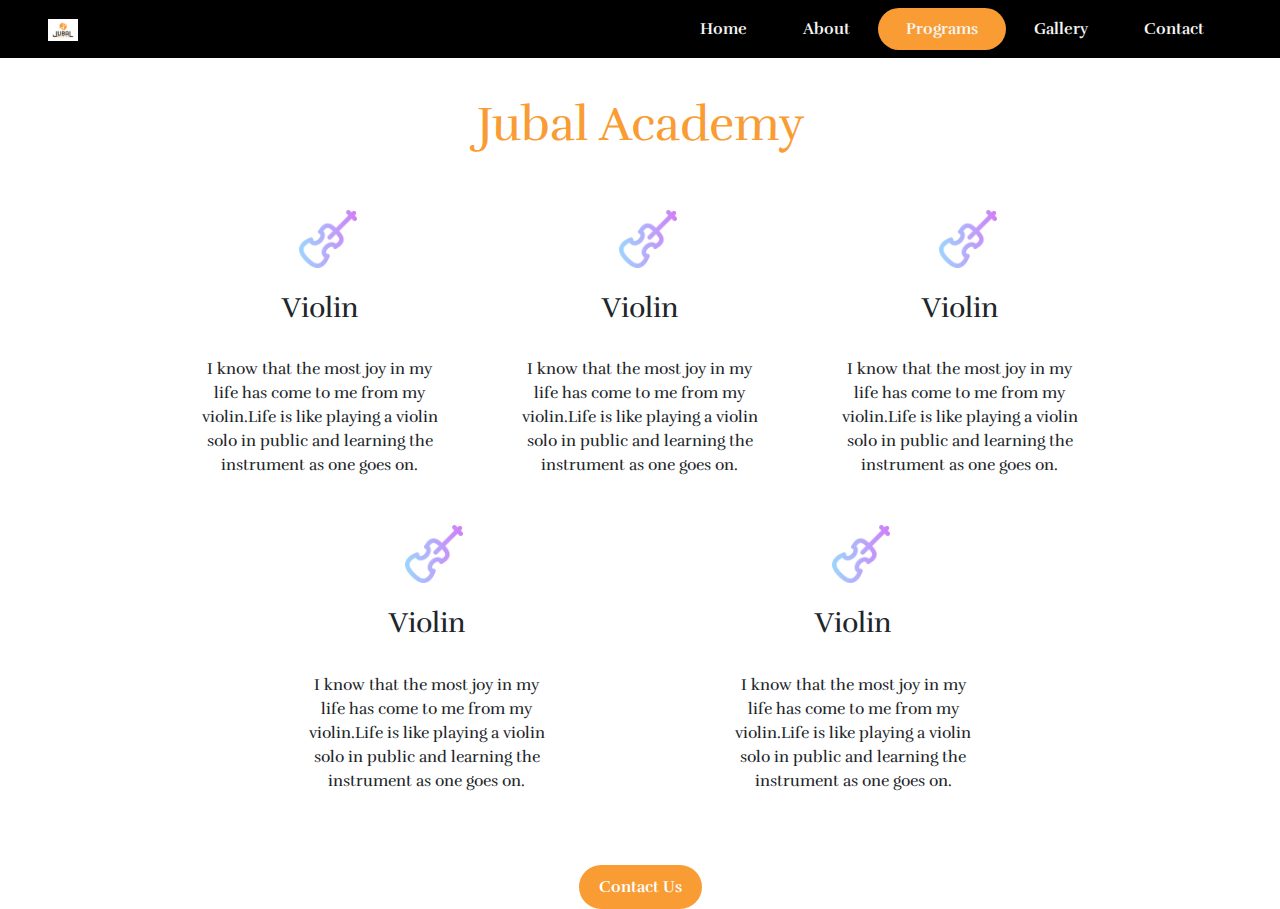
<file: jubalAcademy.html>
<!doctype html>
<html lang="en">
  <head>
    <!-- Required meta tags -->
    <meta charset="utf-8">
    <meta name="viewport" content="width=device-width, initial-scale=1, shrink-to-fit=no">
    <link rel="icon" href="Images/logo.png" type="image/icon type">

    <!--AOS Animation-->
    <link rel="stylesheet" href="https://unpkg.com/aos@next/dist/aos.css" />
    
    <link rel="stylesheet" href="style.css">


    <!-- Bootstrap CSS -->
    <link rel="stylesheet" href="https://maxcdn.bootstrapcdn.com/bootstrap/4.0.0/css/bootstrap.min.css" integrity="sha384-Gn5384xqQ1aoWXA+058RXPxPg6fy4IWvTNh0E263XmFcJlSAwiGgFAW/dAiS6JXm" crossorigin="anonymous">

    <title>Jubal Audio</title>
  </head>
  <body>

    <nav class="navbar navbar-expand-lg navbar-dark" id="navbar">
        <a class="navbar-brand" href="index.html"> 
        <img src="Images/logo.png" alt="Logo" style="background-color: white;" class="img-fluid nav-logo" width="5%">
        </a>
        <button class="navbar-toggler" type="button" data-toggle="collapse" data-target="#navbarNav" aria-controls="navbarNav" aria-expanded="false" aria-label="Toggle navigation">
        <span class="navbar-toggler-icon"></span>
        </button>
        <div class="collapse navbar-collapse justify-content-end" id="navbarNav">
        <ul class="navbar-nav">
            <li class="nav-item">
            <a class="nav-link" href="./index.html">Home</a>
            </li>
            <li class="nav-item">
            <a class="nav-link" href="./index.html#Welcome">About</a>
            </li>
            <li class="nav-item active">
            <a class="nav-link" href="./index.html#Our_programs">Programs <span class="sr-only">(current)</span> </a>
            </li>   
            <li class="nav-item">
            <a class="nav-link " href="#Gallery">Gallery</a>
            </li>
            <li class="nav-item">
            <a class="nav-link" href="#Contact">Contact</a>
            </li>

        </ul>
        </div>
    </nav>

    <br><br><br><br>

    <div class="container">
        <div class="row justify-content-center">
            <h1 class="audio-heading">
                Jubal Academy
            </h1>
        </div>
    </div>

    <br>
     
    <div class="container-fluid">
        <div class="row justify-content-center">
            

            <div class="col-md-3 card_shade_audio">
                <br>
                    <center>
                        <img src="Images/violin.png" alt="violin" width="20%" style="margin-left: 15px;">
                        <br><br>
                        <h3>Violin</h3>
                    <br>
                        <div class="row justify-content-start">
                            <div class="col-md-10 offset-md-1">
                                I know that the most joy in my life has come to me from my violin.Life is like playing a violin solo in public and learning the instrument as one goes on.
                            </div>    
                        </div>
                    </center>
                <br>
            </div>
           
            <div class="col-md-3 card_shade_audio">
                <br>
                <center>
                        <img src="Images/violin.png" alt="violin" width="20%" style="margin-left: 15px;">
                        <br><br>
                        <h3>Violin</h3>
                    <br>
                    <div class="row justify-content-start">
                        <div class="col-md-10 offset-md-1">
                            I know that the most joy in my life has come to me from my violin.Life is like playing a violin solo in public and learning the instrument as one goes on.
                        </div>    
                    </div>
                </center>
                <br>
            </div>


            <div class="col-md-3 card_shade_audio">
                <br>
                <center>
                        <img src="Images/violin.png" alt="violin" width="20%" style="margin-left: 15px;">
                        <br><br>
                        <h3>Violin</h3>
                    <br>
                        <div class="row justify-content-start">
                            <div class="col-md-10 offset-md-1">
                                I know that the most joy in my life has come to me from my violin.Life is like playing a violin solo in public and learning the instrument as one goes on.
                            </div>    
                        </div>  
                </center>
                <br>
            </div>

        </div>


        <div class="row justify-content-center">
            <div class="col-md-3 offset-md-0 card_shade_audio">
                <br>
                <center>
                        <img src="Images/violin.png" alt="violin" width="20%" style="margin-left: 15px;">
                        <br><br>
                        <h3>Violin</h3>
                    <br>
                        <div class="row justify-content-start">
                            <div class="col-md-10 offset-md-1">
                                I know that the most joy in my life has come to me from my violin.Life is like playing a violin solo in public and learning the instrument as one goes on.
                            </div>    
                        </div>  
                </center>
                <br>
            </div>

            <div class="col-md-1"></div>

            <div class="col-md-3 card_shade_audio">
                <br>
                <center>
                        <img src="Images/violin.png" alt="violin" width="20%" style="margin-left: 15px;">
                        <br><br>
                        <h3>Violin</h3>
                    <br>
                        <div class="row justify-content-start">
                            <div class="col-md-10 offset-md-1">
                                I know that the most joy in my life has come to me from my violin.Life is like playing a violin solo in public and learning the instrument as one goes on.
                            </div>    
                        </div>
                </center>
                <br>
            </div>
        </div>

    </div>

    <br><br>

    <div class="container"> 
       <center> <a href="#"> <button class="carousel-btn"> Contact Us </button> </a> </center>
    </div>




    <!-- Optional JavaScript -->
    <!-- jQuery first, then Popper.js, then Bootstrap JS -->
    <script src="https://code.jquery.com/jquery-3.2.1.slim.min.js" integrity="sha384-KJ3o2DKtIkvYIK3UENzmM7KCkRr/rE9/Qpg6aAZGJwFDMVNA/GpGFF93hXpG5KkN" crossorigin="anonymous"></script>
    <script src="https://cdnjs.cloudflare.com/ajax/libs/popper.js/1.12.9/umd/popper.min.js" integrity="sha384-ApNbgh9B+Y1QKtv3Rn7W3mgPxhU9K/ScQsAP7hUibX39j7fakFPskvXusvfa0b4Q" crossorigin="anonymous"></script>
    <script src="https://maxcdn.bootstrapcdn.com/bootstrap/4.0.0/js/bootstrap.min.js" integrity="sha384-JZR6Spejh4U02d8jOt6vLEHfe/JQGiRRSQQxSfFWpi1MquVdAyjUar5+76PVCmYl" crossorigin="anonymous"></script>
  </body>
</html>
</file>
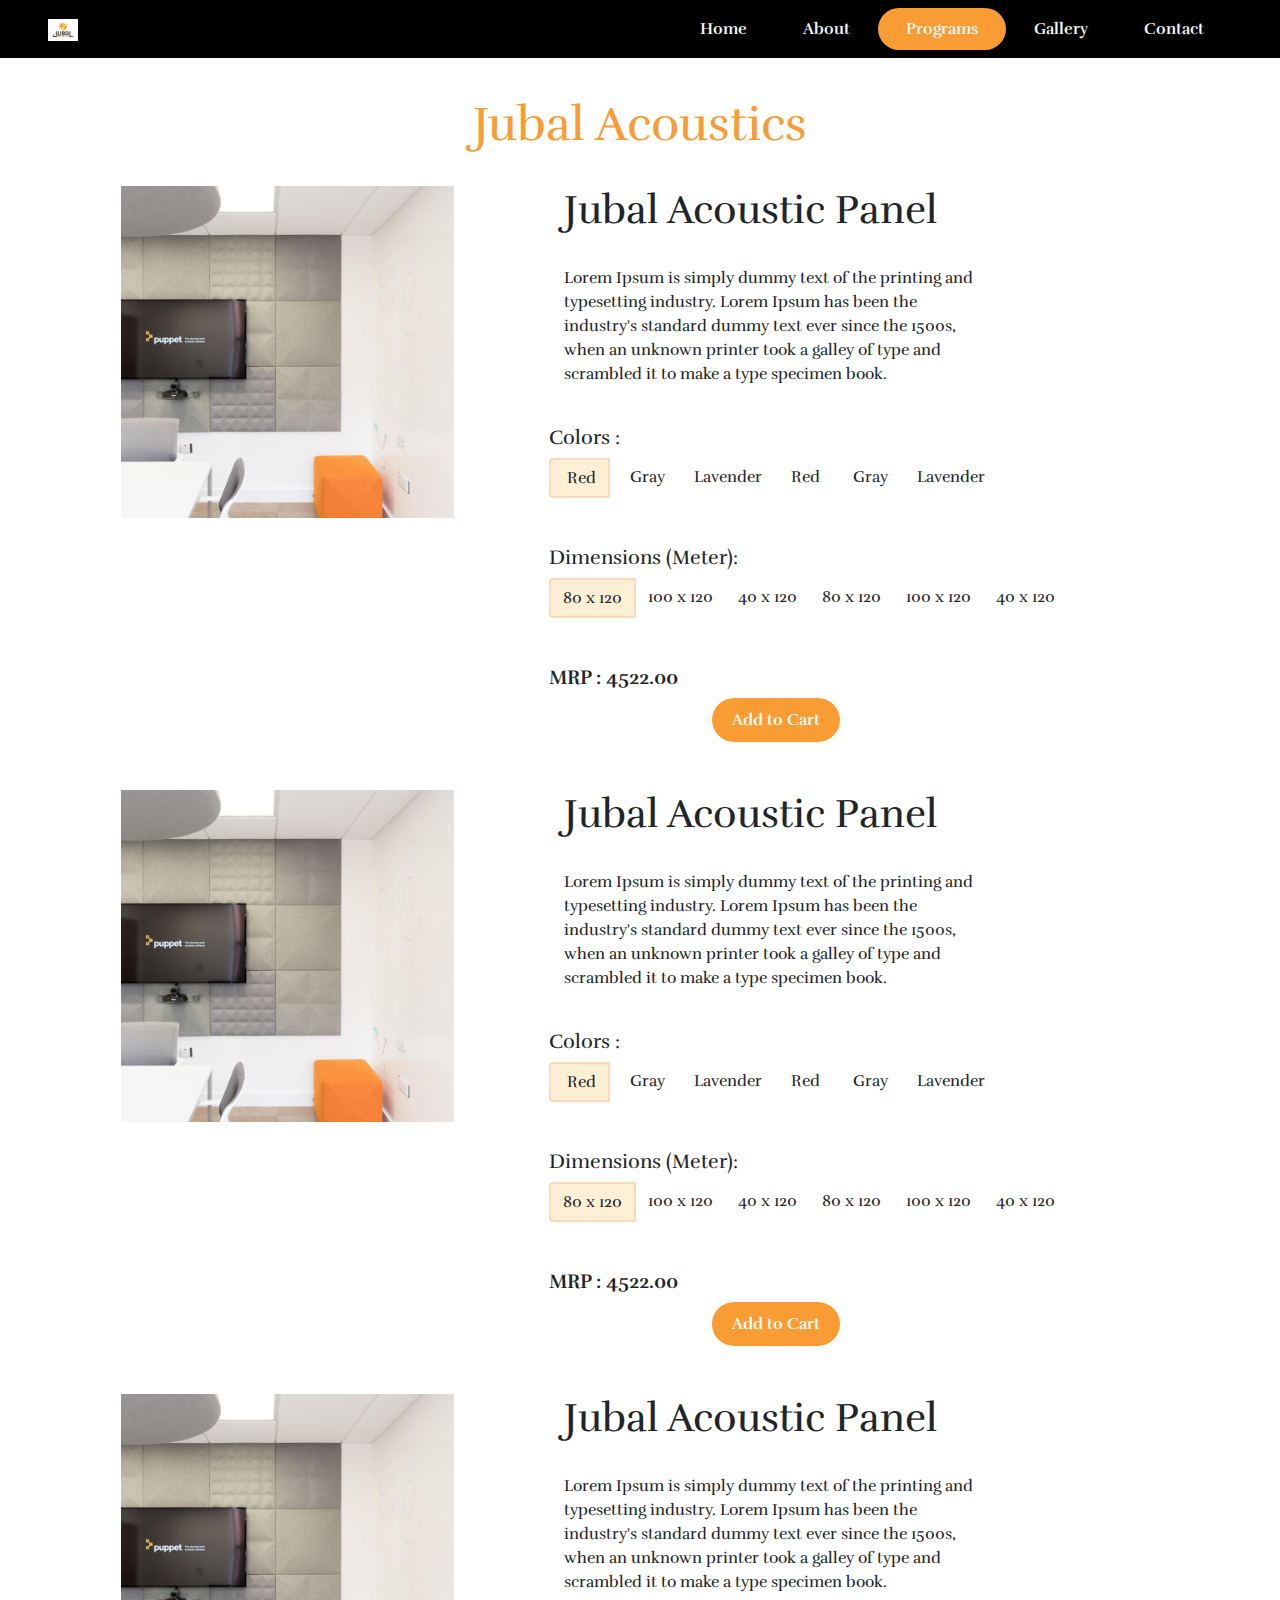
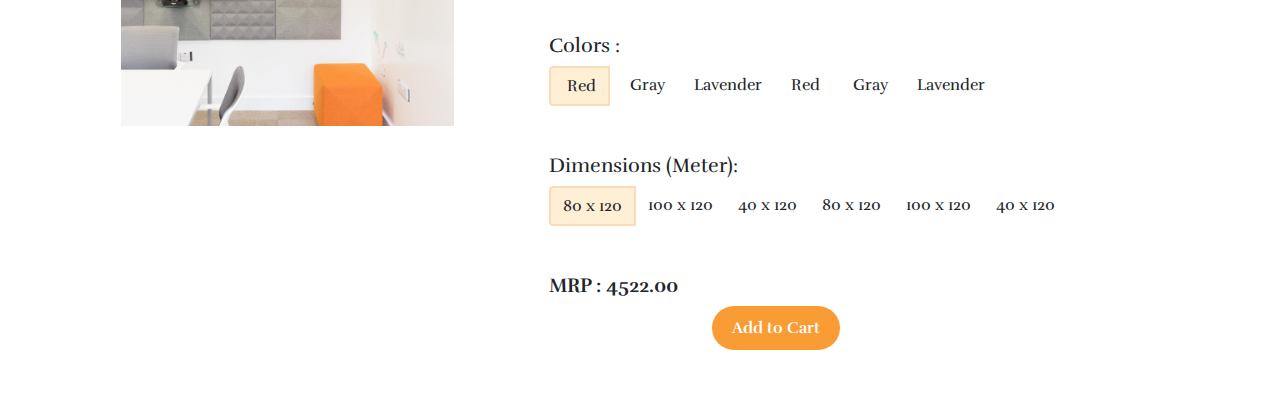
<file: jubalAcoustic.html>
<!doctype html>
<html lang="en">
  <head>
    <!-- Required meta tags -->
    <meta charset="utf-8">
    <meta name="viewport" content="width=device-width, initial-scale=1, shrink-to-fit=no">
    <link rel="icon" href="Images/logo.png" type="image/icon type">

    <!--AOS Animation-->
    <link rel="stylesheet" href="https://unpkg.com/aos@next/dist/aos.css" />
    
    <link rel="stylesheet" href="style.css">


    <!-- Bootstrap CSS -->
    <link rel="stylesheet" href="https://maxcdn.bootstrapcdn.com/bootstrap/4.0.0/css/bootstrap.min.css" integrity="sha384-Gn5384xqQ1aoWXA+058RXPxPg6fy4IWvTNh0E263XmFcJlSAwiGgFAW/dAiS6JXm" crossorigin="anonymous">

    <style>
        .container-fluid { 
            width: 85% !important;
        }
        .active {
            background-color: papayawhip;
            border: solid 2px peachpuff;
            outline-color: none;
        }
        .active-nav {
            background-color: #f89c33;
            border-radius: 29%; 
            border-bottom-right-radius: 50px;
            border-bottom-left-radius: 50px;
            border-top-left-radius: 50px;
            border-top-right-radius: 50px;
        }
        .btn.focus, .btn:focus{
            outline: 0;
            box-shadow: none !important;
        }
        
        
    </style>


    <title>Jubal Acoustics</title>
  </head>
  <body>

    <nav class="navbar navbar-expand-lg navbar-dark" id="navbar">
        <a class="navbar-brand" href="index.html"> 
        <img src="Images/logo.png" alt="Logo" style="background-color: white;" class="img-fluid nav-logo" width="5%">
        </a>
        <button class="navbar-toggler" type="button" data-toggle="collapse" data-target="#navbarNav" aria-controls="navbarNav" aria-expanded="false" aria-label="Toggle navigation">
        <span class="navbar-toggler-icon"></span>
        </button>
        <div class="collapse navbar-collapse justify-content-end" id="navbarNav">
        <ul class="navbar-nav">
            <li class="nav-item">
            <a class="nav-link" href="./index.html">Home</a>
            </li>
            <li class="nav-item">
            <a class="nav-link" href="./index.html#Welcome">About</a>
            </li>
            <li class="nav-item active-nav">
            <a class="nav-link" href="./index.html#Our_programs">Programs <span class="sr-only">(current)</span> </a>
            </li>   
            <li class="nav-item">
            <a class="nav-link " href="#Gallery">Gallery</a>
            </li>
            <li class="nav-item">
            <a class="nav-link" href="#Contact">Contact</a>
            </li>

        </ul>
        </div>
    </nav>

    <br><br><br><br>

    <div class="container">
        <div class="row justify-content-center">
            <h1 class="audio-heading">
                Jubal Acoustics 
            </h1>
        </div>
    </div>

    <br>
     
    <div class="container-fluid">
        <div class="row card_shade_audio_block">
            
            <div class="col-md-4">
                <center>
                    <img src="Images/11.jpeg" alt="violin" width="100%" style="margin-left: 10px;">
                <br>
                </center>
            </div>
            
            <div class="col-md-5 offset-md-1">
                    <h1>Jubal Acoustic Panel</h1>
                <br>
                    <p>
                        Lorem Ipsum is simply dummy text of the printing and typesetting industry. Lorem Ipsum has been the industry's standard dummy text ever since the 1500s, when an unknown printer took a galley of type and scrambled it to make a type specimen book.
                    </p>
                <br>
                <div class="row">
                    <h5>Colors : &nbsp;&nbsp;&nbsp;  </h5> 

                    <div class="btn-group btn-group-toggle" data-toggle="buttons">
                        <label class="btn btn-ligth active">
                            <input type="radio" name="options" id="option1" class="" autocomplete="off" checked> 
                            <div class="disp_inline acoustics_color_square_red"></div> &nbsp;<span>Red</span>
                        </label>
                        <label class="btn btn-ligth">
                            <input type="radio" name="options" id="option2" autocomplete="off">
                            <div class="disp_inline acoustics_color_square_gray"></div> &nbsp; <span>Gray</span>
                        </label>
                        <label class="btn btn-ligth">
                            <input type="radio" name="options" id="option3" autocomplete="off">
                            <div class="disp_inline acoustics_color_square_lavender"></div> &nbsp;<span>Lavender</span>
                        </label>
                        <label class="btn btn-ligth">
                            <input type="radio" name="options" id="option1" class="" autocomplete="off" checked> 
                            <div class="disp_inline acoustics_color_square_red"></div> &nbsp;<span>Red</span>
                        </label>
                        <label class="btn btn-ligth">
                            <input type="radio" name="options" id="option2" autocomplete="off">
                            <div class="disp_inline acoustics_color_square_gray"></div> &nbsp; <span>Gray</span>
                        </label>
                        <label class="btn btn-ligth">
                            <input type="radio" name="options" id="option3" autocomplete="off">
                            <div class="disp_inline acoustics_color_square_lavender"></div> &nbsp;<span>Lavender</span>
                        </label>  
                    </div>

                </div>

                <br><br>

                <div class="row">
                    <h5>Dimensions (Meter): </h5> 
                    <div class="btn-group btn-group-toggle" data-toggle="buttons">
                        <label class="btn btn-ligth active">
                            <input type="radio" name="options" id="option1" class="" autocomplete="off" checked> 
                            <span>80 x 120</span>
                        </label>
                        <label class="btn btn-ligth">
                            <input type="radio" name="options" id="option2" autocomplete="off">
                            <span>100 x 120</span>
                        </label>
                        <label class="btn btn-ligth">
                            <input type="radio" name="options" id="option3" autocomplete="off">
                            <span>40 x 120</span>
                        </label>
                        <label class="btn btn-ligth ">
                            <input type="radio" name="options" id="option1" class="" autocomplete="off" checked> 
                            <span>80 x 120</span>
                        </label>
                        <label class="btn btn-ligth">
                            <input type="radio" name="options" id="option2" autocomplete="off">
                            <span>100 x 120</span>
                        </label>
                        <label class="btn btn-ligth">
                            <input type="radio" name="options" id="option3" autocomplete="off">
                            <span>40 x 120</span>
                        </label>
                    </div>
                </div>
                   
                <br><br>

                <div class="row">
                    <h5><b>MRP : 4522.00</b></h5>
                </div>

                <div class="row justify-content-center">
                    <button class="carousel-btn">Add to Cart</button>
                </div>

            </div>
        </div>


<!--Row 2--> <br><br>


        <div class="row card_shade_audio_block">
            
            <div class="col-md-4">
                <center>
                    <img src="Images/11.jpeg" alt="violin" width="100%" style="margin-left: 10px;">
                <br>
                </center>
            </div>
            
            <div class="col-md-5 offset-md-1">
                    <h1>Jubal Acoustic Panel</h1>
                <br>
                    <p>
                        Lorem Ipsum is simply dummy text of the printing and typesetting industry. Lorem Ipsum has been the industry's standard dummy text ever since the 1500s, when an unknown printer took a galley of type and scrambled it to make a type specimen book.
                    </p>
                <br>
                <div class="row">
                    <h5>Colors : &nbsp;&nbsp;&nbsp;  </h5> 

                    <div class="btn-group btn-group-toggle" data-toggle="buttons">
                        <label class="btn btn-ligth active">
                            <input type="radio" name="options" id="option1" class="" autocomplete="off" checked> 
                            <div class="disp_inline acoustics_color_square_red"></div> &nbsp;<span>Red</span>
                        </label>
                        <label class="btn btn-ligth">
                            <input type="radio" name="options" id="option2" autocomplete="off">
                            <div class="disp_inline acoustics_color_square_gray"></div> &nbsp; <span>Gray</span>
                        </label>
                        <label class="btn btn-ligth">
                            <input type="radio" name="options" id="option3" autocomplete="off">
                            <div class="disp_inline acoustics_color_square_lavender"></div> &nbsp;<span>Lavender</span>
                        </label>
                        <label class="btn btn-ligth">
                            <input type="radio" name="options" id="option1" class="" autocomplete="off" checked> 
                            <div class="disp_inline acoustics_color_square_red"></div> &nbsp;<span>Red</span>
                        </label>
                        <label class="btn btn-ligth">
                            <input type="radio" name="options" id="option2" autocomplete="off">
                            <div class="disp_inline acoustics_color_square_gray"></div> &nbsp; <span>Gray</span>
                        </label>
                        <label class="btn btn-ligth">
                            <input type="radio" name="options" id="option3" autocomplete="off">
                            <div class="disp_inline acoustics_color_square_lavender"></div> &nbsp;<span>Lavender</span>
                        </label>  
                    </div>

                </div>

                <br><br>

                <div class="row">
                    <h5>Dimensions (Meter): </h5> 
                    <div class="btn-group btn-group-toggle" data-toggle="buttons">
                        <label class="btn btn-ligth active">
                            <input type="radio" name="options" id="option1" class="" autocomplete="off" checked> 
                            <span>80 x 120</span>
                        </label>
                        <label class="btn btn-ligth">
                            <input type="radio" name="options" id="option2" autocomplete="off">
                            <span>100 x 120</span>
                        </label>
                        <label class="btn btn-ligth">
                            <input type="radio" name="options" id="option3" autocomplete="off">
                            <span>40 x 120</span>
                        </label>
                        <label class="btn btn-ligth ">
                            <input type="radio" name="options" id="option1" class="" autocomplete="off" checked> 
                            <span>80 x 120</span>
                        </label>
                        <label class="btn btn-ligth">
                            <input type="radio" name="options" id="option2" autocomplete="off">
                            <span>100 x 120</span>
                        </label>
                        <label class="btn btn-ligth">
                            <input type="radio" name="options" id="option3" autocomplete="off">
                            <span>40 x 120</span>
                        </label>
                    </div>
                </div>
                   
                <br><br>

                <div class="row">
                    <h5><b>MRP : 4522.00</b></h5>
                </div>

                <div class="row justify-content-center">
                    <button class="carousel-btn">Add to Cart</button>
                </div>

            </div>
        </div>



<!--Row 3--> <br><br>


<div class="row card_shade_audio_block">
            
    <div class="col-md-4">
        <center>
            <img src="Images/11.jpeg" alt="violin" width="100%" style="margin-left: 10px;">
        <br>
        </center>
    </div>
    
    <div class="col-md-5 offset-md-1">
            <h1>Jubal Acoustic Panel</h1>
        <br>
            <p>
                Lorem Ipsum is simply dummy text of the printing and typesetting industry. Lorem Ipsum has been the industry's standard dummy text ever since the 1500s, when an unknown printer took a galley of type and scrambled it to make a type specimen book.
            </p>
        <br>
        <div class="row">
            <h5>Colors : &nbsp;&nbsp;&nbsp;  </h5> 

            <div class="btn-group btn-group-toggle" data-toggle="buttons">
                <label class="btn btn-ligth active">
                    <input type="radio" name="options" id="option1" class="" autocomplete="off" checked> 
                    <div class="disp_inline acoustics_color_square_red"></div> &nbsp;<span>Red</span>
                </label>
                <label class="btn btn-ligth">
                    <input type="radio" name="options" id="option2" autocomplete="off">
                    <div class="disp_inline acoustics_color_square_gray"></div> &nbsp; <span>Gray</span>
                </label>
                <label class="btn btn-ligth">
                    <input type="radio" name="options" id="option3" autocomplete="off">
                    <div class="disp_inline acoustics_color_square_lavender"></div> &nbsp;<span>Lavender</span>
                </label>
                <label class="btn btn-ligth">
                    <input type="radio" name="options" id="option1" class="" autocomplete="off" checked> 
                    <div class="disp_inline acoustics_color_square_red"></div> &nbsp;<span>Red</span>
                </label>
                <label class="btn btn-ligth">
                    <input type="radio" name="options" id="option2" autocomplete="off">
                    <div class="disp_inline acoustics_color_square_gray"></div> &nbsp; <span>Gray</span>
                </label>
                <label class="btn btn-ligth">
                    <input type="radio" name="options" id="option3" autocomplete="off">
                    <div class="disp_inline acoustics_color_square_lavender"></div> &nbsp;<span>Lavender</span>
                </label>  
            </div>

        </div>

        <br><br>

        <div class="row">
            <h5>Dimensions (Meter): </h5> 
            <div class="btn-group btn-group-toggle" data-toggle="buttons">
                <label class="btn btn-ligth active">
                    <input type="radio" name="options" id="option1" class="" autocomplete="off" checked> 
                    <span>80 x 120</span>
                </label>
                <label class="btn btn-ligth">
                    <input type="radio" name="options" id="option2" autocomplete="off">
                    <span>100 x 120</span>
                </label>
                <label class="btn btn-ligth">
                    <input type="radio" name="options" id="option3" autocomplete="off">
                    <span>40 x 120</span>
                </label>
                <label class="btn btn-ligth ">
                    <input type="radio" name="options" id="option1" class="" autocomplete="off" checked> 
                    <span>80 x 120</span>
                </label>
                <label class="btn btn-ligth">
                    <input type="radio" name="options" id="option2" autocomplete="off">
                    <span>100 x 120</span>
                </label>
                <label class="btn btn-ligth">
                    <input type="radio" name="options" id="option3" autocomplete="off">
                    <span>40 x 120</span>
                </label>
            </div>
        </div>
           
        <br><br>

        <div class="row">
            <h5><b>MRP : 4522.00</b></h5>
        </div>

        <div class="row justify-content-center">
            <button class="carousel-btn">Add to Cart</button>
        </div>

    </div>
</div>



















    </div>

    <br><br>




    <!-- Optional JavaScript -->
    <!-- jQuery first, then Popper.js, then Bootstrap JS -->
    <script src="https://code.jquery.com/jquery-3.2.1.slim.min.js" integrity="sha384-KJ3o2DKtIkvYIK3UENzmM7KCkRr/rE9/Qpg6aAZGJwFDMVNA/GpGFF93hXpG5KkN" crossorigin="anonymous"></script>
    <script src="https://cdnjs.cloudflare.com/ajax/libs/popper.js/1.12.9/umd/popper.min.js" integrity="sha384-ApNbgh9B+Y1QKtv3Rn7W3mgPxhU9K/ScQsAP7hUibX39j7fakFPskvXusvfa0b4Q" crossorigin="anonymous"></script>
    <script src="https://maxcdn.bootstrapcdn.com/bootstrap/4.0.0/js/bootstrap.min.js" integrity="sha384-JZR6Spejh4U02d8jOt6vLEHfe/JQGiRRSQQxSfFWpi1MquVdAyjUar5+76PVCmYl" crossorigin="anonymous"></script>
  </body>
</html>
</file>
<file: style.css>
@import url('https://fonts.googleapis.com/css2?family=Rufina&display=swap');


html {
    scroll-behavior: smooth;
  }

body{
    font-family: 'Rufina', serif !important;
}

.title {
    font-size: larger;
    font-weight: 900;
    border-spacing: 2%;
    color: #f89c33 !important;
}
.large-title {
    font-size: 50px;
}

.sub_title {
    font-weight: 600;
    font-variant: small-caps;
    text-align: center;
}



@media (min-width: 320px) and (max-width: 480px) {
   
    body{
        overscroll-behavior-x: inherit;
    }
    .large-title {
        font-size: 40px;
    }
    
  }

li{
    line-height: 1;
    font-weight: 600;
    padding: 5px;
    padding-inline: 20px;
}

li:hover{
    /* background-color: rgb(132 170 175 / 57%); */
    background-color: #f89c33;
    border-radius: 29%;
    border-bottom-right-radius: 50px;
    border-bottom-left-radius: 50px;
    border-top-left-radius: 50px;
    border-top-right-radius: 50px;
}

.active {
    background-color: #f89c33;
    border-radius: 29%; 
    border-bottom-right-radius: 50px;
    border-bottom-left-radius: 50px;
    border-top-left-radius: 50px;
    border-top-right-radius: 50px;
}

.navbar {
    padding: 0.5rem 3rem!important;
}

nav .navbar-nav li a{
    color:  whitesmoke !important;
    font-kerning: auto;

}
#navbar {
    /* backdrop-filter: blur(5px); */
    background-color: black !important; 
    background: transparent;
    position: fixed; /* Make it stick/fixed */
    width: 100%; /* Full width */
    transition: top 0.6s; /* Transition effect when sliding down (and up) */
    z-index: 9;
  }



  @media (min-width: 320px) and (max-width: 480px) {
   
    .nav-logo{
        position: absolute;
        margin-top: -5%;
    }

    dl, ol, ul {
        margin-top: 15px;
    }

}




.carousel-item  {
    height: 100vh!important;
}


@media (min-width: 320px) and (max-width: 480px) {
    .w-100 {
        height: -webkit-fill-available;
    } 
    .carousel-caption {
        top: 25% !important;
    }

}

.carousel-caption {
    top: 30%;
}

.content-1 .title{
    font-size: 50px;
    font-weight: 600;
    font-style: oblique;
    color: antiquewhite !important;    
}

.content-1 .sub_title {
    font-size: 30px;
    font-weight: 400;
    font-style: oblique;
    color: antiquewhite !important;
}

.carousel-btn {
    font-weight: 600;
    padding: 10px;
    border: none;
    padding-inline: 20px;
    background-color: #f89c33;
    color: white;
    border-radius: 29%;
    border-bottom-right-radius: 50px;
    border-bottom-left-radius: 50px;
    border-top-left-radius: 50px;
    border-top-right-radius: 50px;
    cursor: pointer;
    outline: 0 !important;
}



@media (min-width: 320px) and (max-width: 480px) {
    
    .mob-no-content{
        display: none;
    }   
}

.content-1 {
    display: block;
    color: antiquewhite;
    z-index: 1;
    text-align: center;
    font-size: larger;
}




.main-content{
        color: white;
        font-weight: bold;
        font-variant: small-caps;
        font-size: 70px;
}

@media (min-width: 320px) and (max-width: 480px) {
    
    .main-content{
        font-size: 40px;
    }
    
}


.sub-content{
    color: white;
    font-weight: 600;
    font-size: larger;
}

.container-header {
    position: absolute;
    width: 10%;
    transform: translate(-50%, -50%);
}


.text {
    color: #fff;
    font-size: 2rem;
    font-weight: 900;
    display: inline-block;
    position: absolute;
    bottom: 0;
    animation: text 1050ms ease-in infinite;
    transform: translatez(0);
}

@media (min-width: 320px) and (max-width: 480px) {
  
    .text{
        font-size: 2rem;
    }
    
  }

.text-w {
    left: 1rem;
    transform: translate3d(0, -4rem, 0);
    animation: text-w 1050ms ease-in infinite;
}
.text-a {
    left: 5.4rem;
    animation-delay: 150ms;
}
.text-v {
    left: 9.6rem;
    animation-delay: 230ms;
}
.text-e {
    left: 13rem;
    animation-delay: 310ms;
}
.coast {
    position: absolute;
    left: -0.7rem;
    bottom: 1.7rem;
    width: 3.2rem;
    height: 2.2rem;
    display: inline-block;
    animation: coast 2100ms linear infinite;
    transform: translateZ(0);
}

@media (min-width: 320px) and (max-width: 480px) {
    .coast{
        width: 0rem;
        left: -1.0rem;
    }
    
}

.wave-rel-wrap {
    position: relative;
    width: 100%;
    height: 100%;
    perspective: 3rem;
    perspective-origin: 0%, 50%;
}
.wave {
    position: absolute;
    width: 2.2rem;
    height: 1.2rem;
    border-radius: 1.1rem;
    background: radial-gradient(ellipse at center, rgba(116, 241, 252, 1) 0%, rgba(50, 230, 255, 1) 73%, rgba(21, 199, 250, 1) 100%);
    display: inline-block;
    animation: wave 2100ms linear infinite;
    will-change: width;
    transform: translateZ(0) scale(0);
}

@media (min-width: 320px) and (max-width: 480px) {
  .wave{
      width: 1.5rem;
      height: 1.2rem;
  }
}



.delay {
    animation-delay: 1050ms;
}
@keyframes text {
    0% {
        transform: translate3d(0, 0, 0);
   }
    30% {
        transform: translate3d(0, 0, 0);
   }
    45% {
        transform: translate3d(0, -4rem, 0);
   }
    100% {
        transform: translate3d(0, 0, 0);
   }
}
@keyframes text-w {
    0% {
        transform: translate3d(0, -4rem, 0);
   }
    38% {
        transform: translate3d(0, -4rem, 0);
   }
    69% {
        transform: translate3d(0, 0, 0);
   }
    100% {
        transform: translate3d(0, -4rem, 0);
   }
}
@keyframes coast {
    0% {
        transform: translate3d(0, 0, 0);
   }
    23% {
        transform: translate3d(0, 0, 0);
   }
    50% {
        transform: translate3d(16rem, 0, 0);
   }
    100% {
        transform: translate3d(16rem, 0, 0);
   }
}
@keyframes wave {
    0% {
        transform: scale(0);
        width: 2.2rem;
   }
    10% {
        transform: scale(1);
   }
    23% {
        width: 2.2rem;
   }
    32% {
        width: 6.1rem;
   }
    42% {
        width: 5rem;
        transform: rotateY(0deg) scale(1, 1);
   }
    51% {
        transform: rotateY(90deg) scale(0.6, 0.2);
   }
    52% {
        transform: rotateY(90deg) scale(0);
   }
    100% {
        transform: rotateY(90deg) scale(0);
   }
}



.space-content {
    margin-top: 10%;
}


.card_shade {
    
    box-shadow: 10px 10px 10px 10px lavender;
}
.card_shade_audio:hover{
    box-shadow: 10px 10px 10px 10px lavender;
}

.align_center {
    text-align: center;
}

.caps {
    font-variant: small-caps;
    font-weight: 400;
}

.know_more_btn {
    background-color: rgb(132 170 175 / 57%);
    /* background-color: black; */
    border-radius: 29%;
    border-bottom-right-radius: 50px;
    border-bottom-left-radius: 50px;
    border-top-left-radius: 50px;
    border-top-right-radius: 50px;
   
}

.gallery {
	display: flex;
	flex-wrap: wrap;
	/* Compensate for excess margin on outer gallery flex items */
	margin: -1rem -1rem;
}

.gallery-item {
	/* Minimum width of 24rem and grow to fit available space */
	flex: 1 0 24rem;
	/* Margin value should be half of grid-gap value as margins on flex items don't collapse */
	margin: 1rem;
	box-shadow: 0.3rem 0.4rem 0.4rem rgba(0, 0, 0, 0.4);
	overflow: hidden;
}

.gallery-image {
	display: block;
	width: 100%;
	height: 100%;
	object-fit: cover;
	transition: transform 400ms ease-out;
}

.gallery-image:hover {
	transform: scale(1.15);
}

@supports (display: grid) {
	.gallery {
		display: grid;
		grid-template-columns: repeat(auto-fit, minmax(15rem, 1fr));
		grid-gap: 2rem;
	}

	.gallery,
	.gallery-item {
		margin: 0;
	}
}

.map-large{
    display: block;
}



#footer {
    background-color: black;
    /* background-color: rgb(132 170 175 / 57%); */
    color: antiquewhite !important;
    /* color: #ff4d06 !important; */
}

.social-info {
    font-size: larger;
}

#footer i{
    color: white;
}

.links a{
    color: white!important;
}

.links hr {
    margin-top: 0rem;
}

.info-heading {
    color: #ff4d06 !important;
}

.contents {
    text-align: center;
}

.contact-content p{
    color: #212529ad
}


/* Jubal Audio */

.space-contentAudio{
    margin-top: 20px;
}

.audio-heading{
    font-size: 3rem;
    color: #f89c33;
    font-weight: 500;
}
</file>
